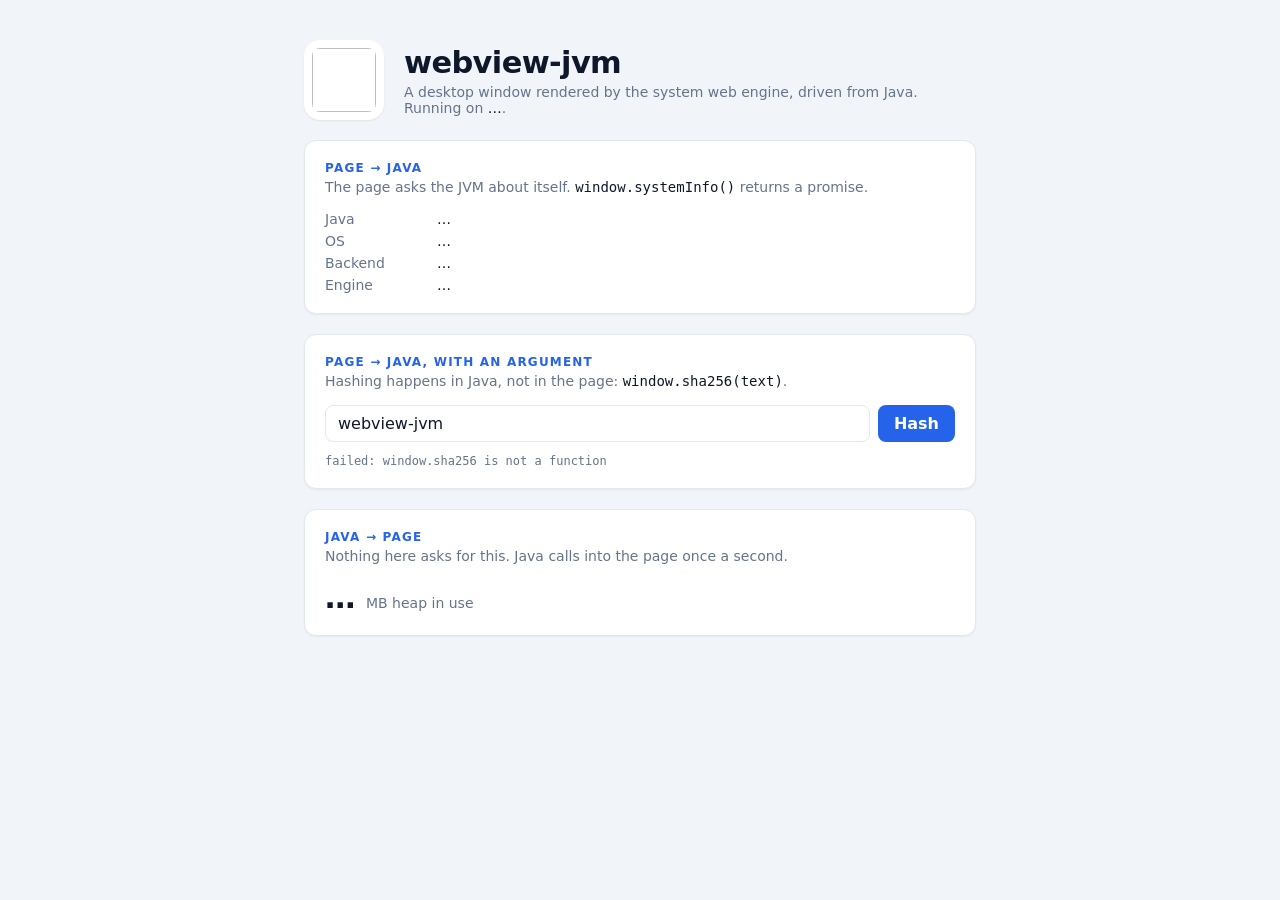
<file: webview-jvm-example/src/main/resources/app/index.html>
<!DOCTYPE html>
<html lang="en">
<head>
    <meta charset="utf-8">
    <meta name="viewport" content="width=device-width, initial-scale=1">
    <title>webview-jvm</title>
    <link rel="stylesheet" href="styles.css">
</head>
<body>
<main>
    <header>
        <img id="platform-image" alt="">
        <div>
            <h1>webview-jvm</h1>
            <p>A desktop window rendered by the system web engine, driven from Java.
                Running on <strong id="platform">…</strong>.</p>
        </div>
    </header>

    <section class="card">
        <h2>Page &rarr; Java</h2>
        <p>The page asks the JVM about itself. <code>window.systemInfo()</code> returns a promise.</p>
        <dl>
            <dt>Java</dt>
            <dd id="java">…</dd>
            <dt>OS</dt>
            <dd id="os">…</dd>
            <dt>Backend</dt>
            <dd id="backend">…</dd>
            <dt>Engine</dt>
            <dd id="engine">…</dd>
        </dl>
    </section>

    <section class="card">
        <h2>Page &rarr; Java, with an argument</h2>
        <p>Hashing happens in Java, not in the page: <code>window.sha256(text)</code>.</p>
        <div class="row">
            <input id="hash-input" type="text" value="webview-jvm" autocomplete="off">
            <button id="hash-button" type="button">Hash</button>
        </div>
        <output id="hash-output">…</output>
    </section>

    <section class="card">
        <h2>Java &rarr; page</h2>
        <p>Nothing here asks for this. Java calls into the page once a second.</p>
        <div class="metric"><span id="heap">…</span> <small>MB heap in use</small></div>
    </section>
</main>
<script src="app.js"></script>
</body>
</html>
</file>
<file: webview-jvm-example/src/main/resources/app/styles.css>
:root {
    color-scheme: light dark;
    --surface: #ffffff;
    --ground: #f1f5f9;
    --ink: #0f172a;
    --muted: #64748b;
    --line: #e2e8f0;
    --accent: #2563eb;
}

@media (prefers-color-scheme: dark) {
    :root {
        --surface: #0f172a;
        --ground: #020617;
        --ink: #f1f5f9;
        --muted: #94a3b8;
        --line: #1e293b;
        --accent: #60a5fa;
    }
}

* {
    box-sizing: border-box;
}

body {
    margin: 0;
    padding: 2.5rem 1.5rem;
    font-family: system-ui, -apple-system, "Segoe UI", sans-serif;
    background: var(--ground);
    color: var(--ink);
    -webkit-font-smoothing: antialiased;
}

main {
    max-width: 42rem;
    margin: 0 auto;
    display: flex;
    flex-direction: column;
    gap: 1.25rem;
}

header {
    display: flex;
    align-items: center;
    gap: 1.25rem;
}

header img {
    width: 5rem;
    height: 5rem;
    flex-shrink: 0;
    padding: 0.5rem;
    border-radius: 1rem;
    background: var(--surface);
    box-shadow: 0 1px 2px rgb(0 0 0 / 0.08);
}

h1 {
    margin: 0;
    font-size: 1.9rem;
    letter-spacing: -0.02em;
}

h2 {
    margin: 0;
    font-size: 0.75rem;
    font-weight: 600;
    text-transform: uppercase;
    letter-spacing: 0.1em;
    color: var(--accent);
}

p {
    margin: 0.25rem 0 0;
    font-size: 0.875rem;
    color: var(--muted);
}

.card {
    padding: 1.25rem;
    border: 1px solid var(--line);
    border-radius: 0.75rem;
    background: var(--surface);
    box-shadow: 0 1px 2px rgb(0 0 0 / 0.05);
}

dl {
    display: grid;
    grid-template-columns: 6rem 1fr;
    gap: 0.375rem 1rem;
    margin: 1rem 0 0;
    font-size: 0.875rem;
}

dt {
    color: var(--muted);
}

dd {
    margin: 0;
}

.row {
    display: flex;
    gap: 0.5rem;
    margin-top: 1rem;
}

input {
    flex: 1;
    padding: 0.5rem 0.75rem;
    border: 1px solid var(--line);
    border-radius: 0.5rem;
    background: transparent;
    color: inherit;
    font: inherit;
}

input:focus {
    outline: 2px solid var(--accent);
    outline-offset: 1px;
}

button {
    padding: 0.5rem 1rem;
    border: none;
    border-radius: 0.5rem;
    background: var(--accent);
    color: #fff;
    font: inherit;
    font-weight: 600;
    cursor: pointer;
}

button:active {
    transform: translateY(1px);
}

output {
    display: block;
    margin-top: 0.75rem;
    font-size: 0.75rem;
    word-break: break-all;
    color: var(--muted);
}

code, output {
    font-family: ui-monospace, "SF Mono", Menlo, Consolas, monospace;
}

code {
    color: var(--ink);
}

.metric {
    margin-top: 1rem;
    font-size: 1.9rem;
    font-weight: 600;
    font-variant-numeric: tabular-nums;
    color: var(--ink);
}

.metric small {
    font-size: 0.875rem;
    font-weight: 400;
    color: var(--muted);
}

strong {
    color: var(--ink);
    font-weight: 500;
}
</file>
